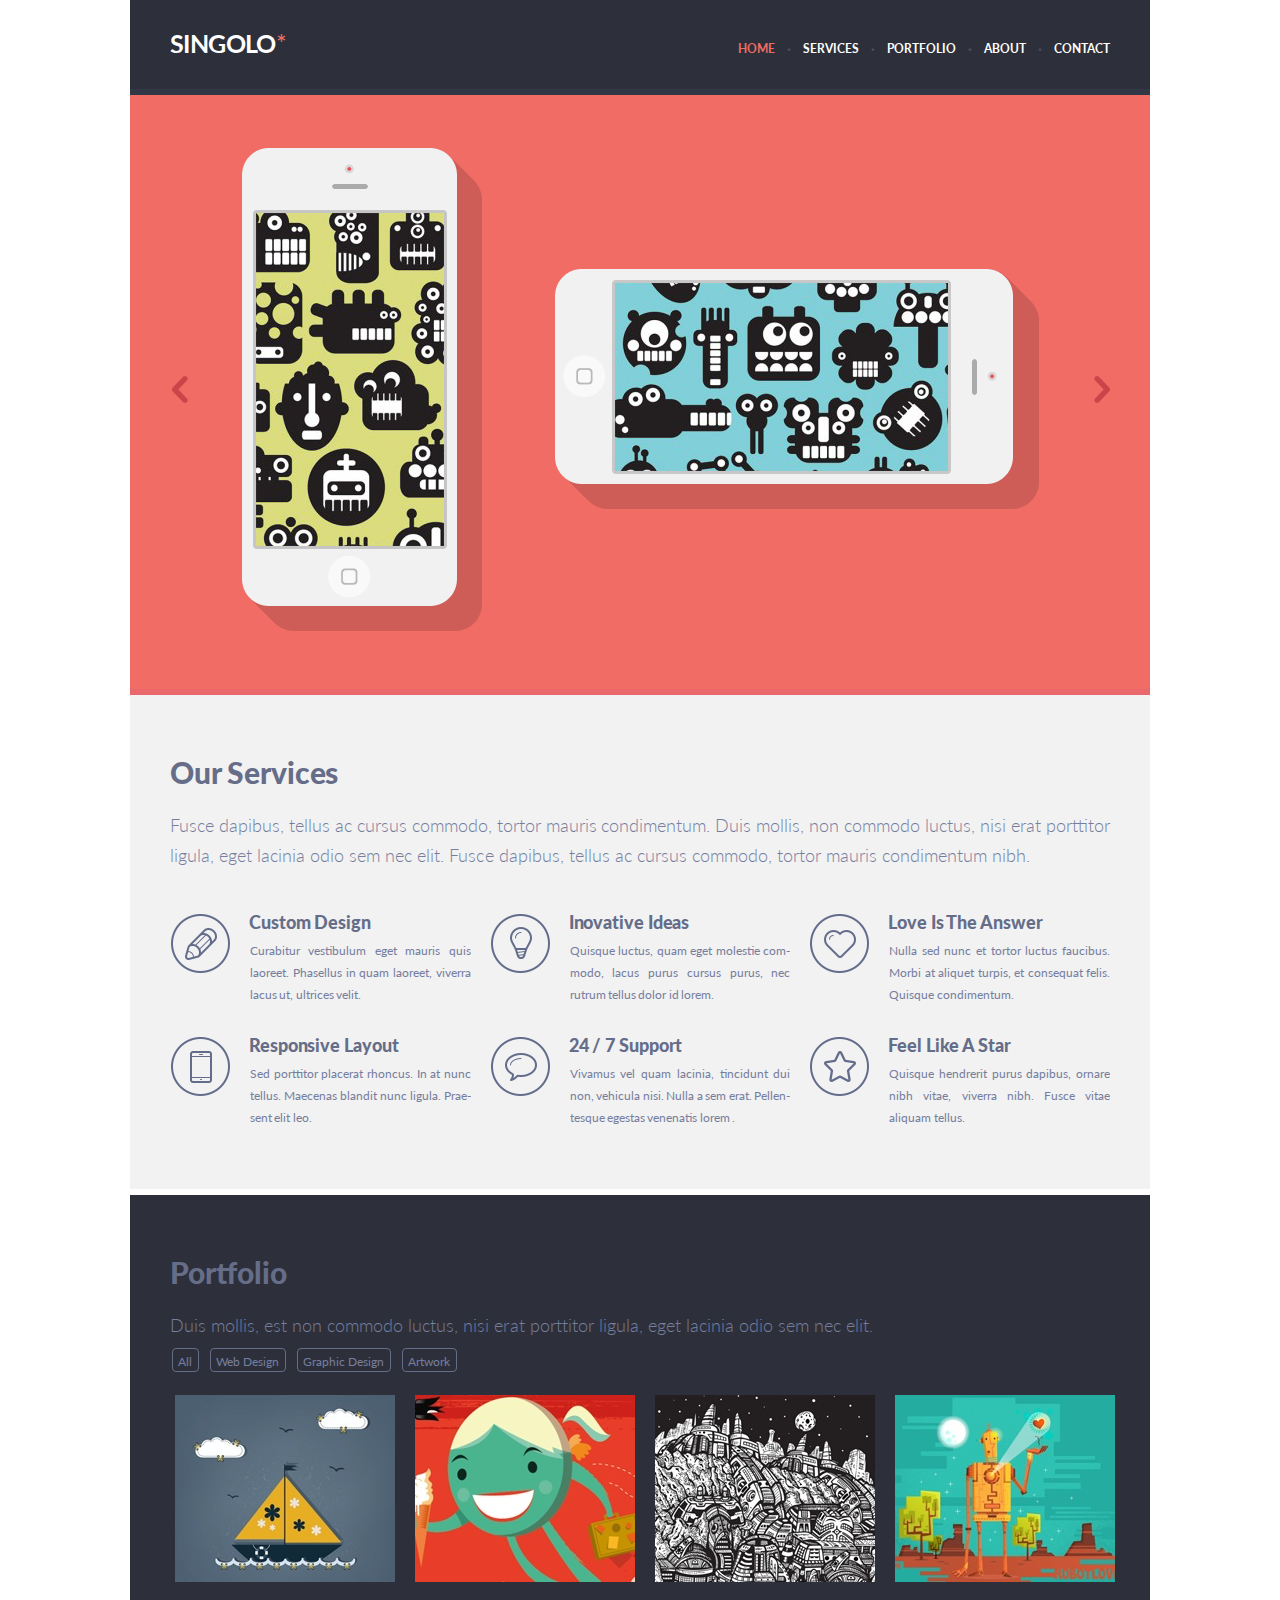
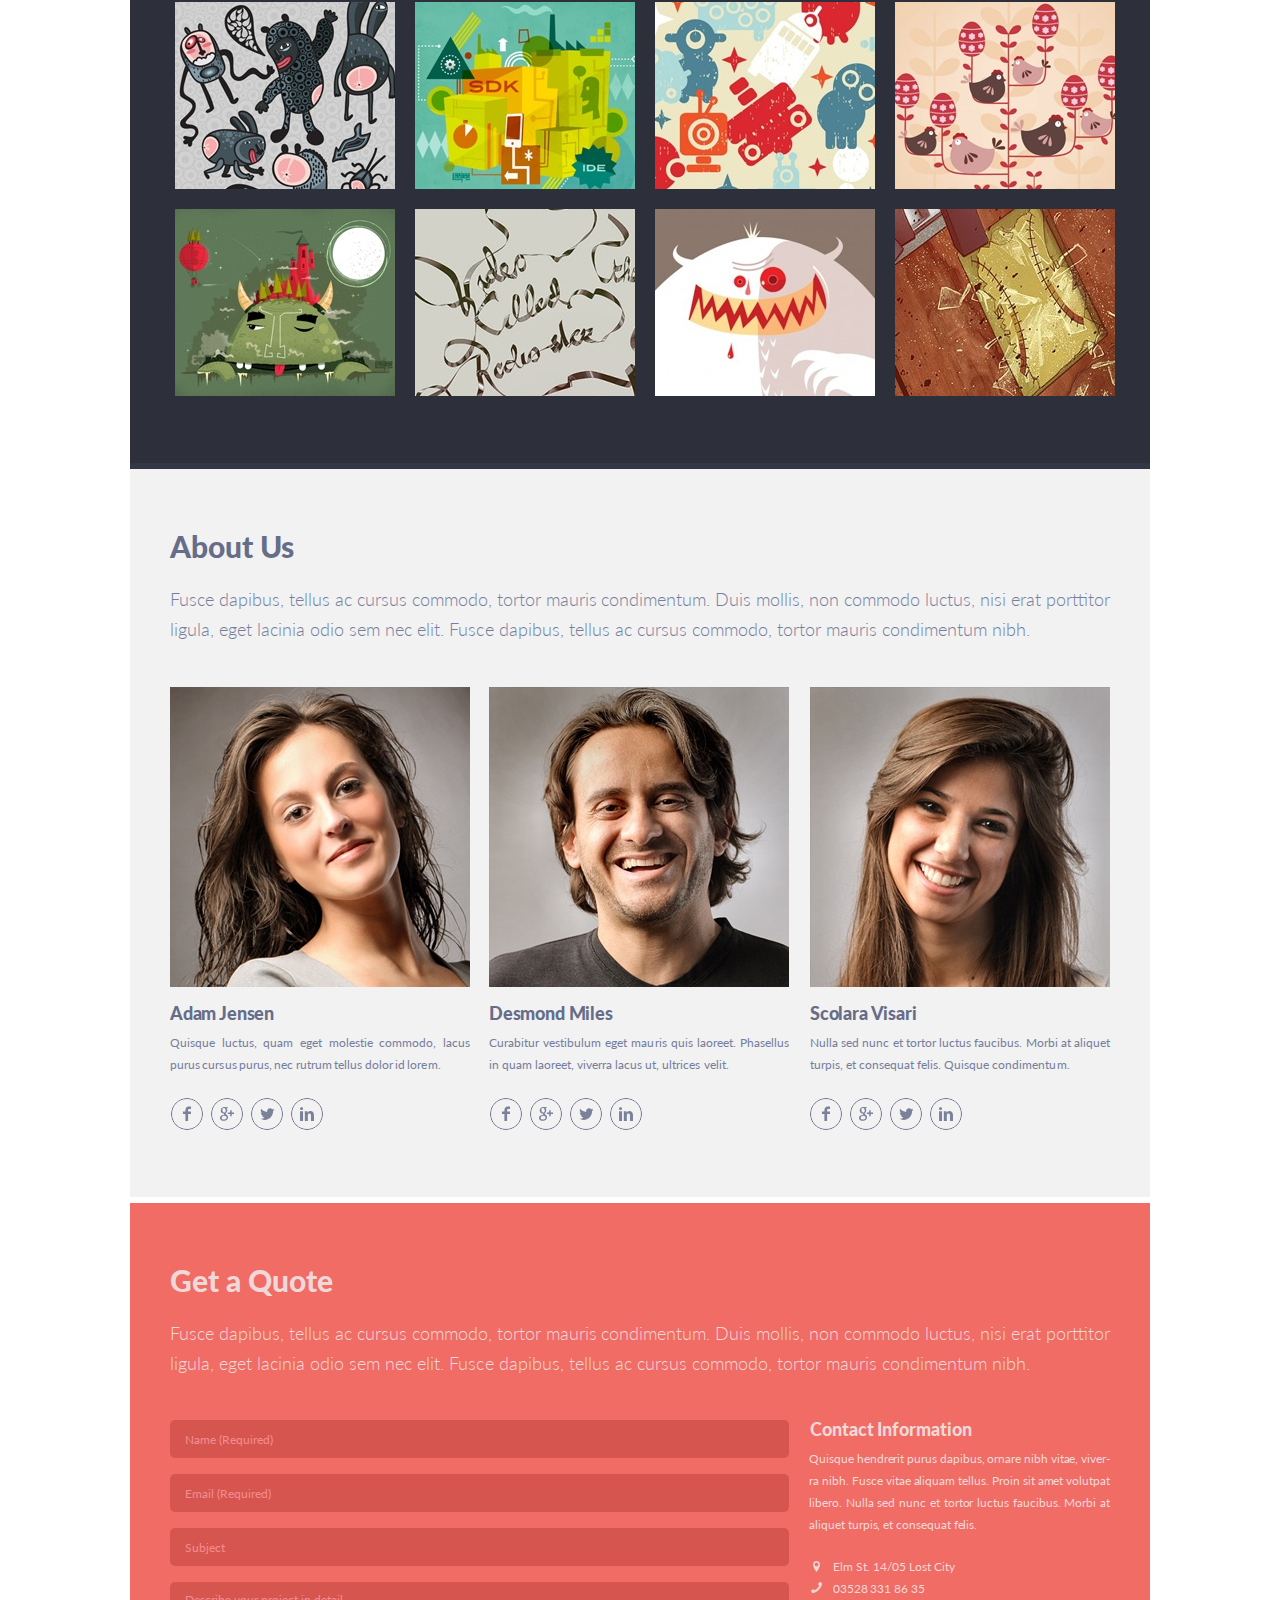
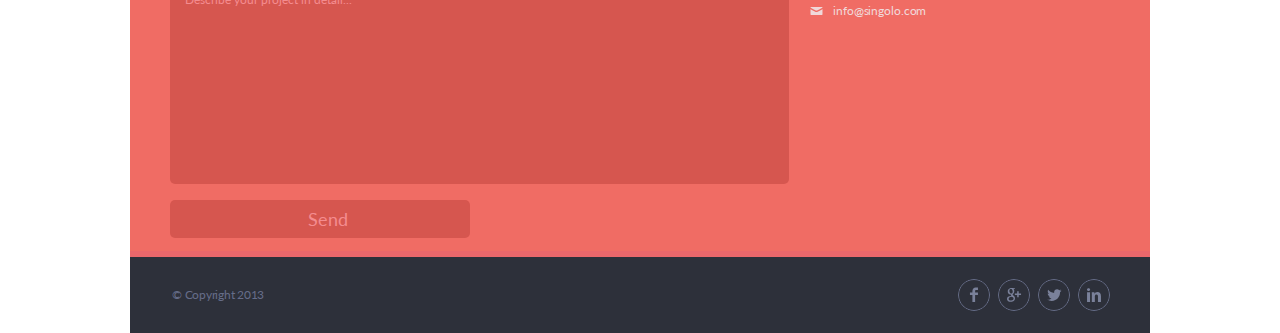
<file: index.html>
<!DOCTYPE html>
<html lang="en">
<head>
  <meta charset="UTF-8">
  <meta name="viewport" content="width=device-width, initial-scale=1.0">
  <meta name="discription" content="task Singolo">
  <meta name="author" content="Eduard Hovar">
  <link href="https://fonts.googleapis.com/css?family=Lato:300,400,700,900&display=swap" rel="stylesheet">
  <link rel="stylesheet" href="style.css">
  <link rel="shortcut icon" href="assets/img/favicon.png" type="image/png">
  <title>Singolo</title>
</head>

<body>
    <header>
      <div class="wrapper" id="home"> 
        <div class="header">
          <input type="checkbox" id="menu-toggle">
          <label class="menu-toggle" for="menu-toggle"></label>
          <div class="hidden" id="blur-block"></div>
          <div class="list">
             <span class="list__line"></span>
          </div>
          <h1 class="logo">SINGOLO</h1>        
          <nav class="header__navigation">
          <ul class="navigation">
            <li><a class="navigation__link active" href="#home">HOME</a></li>
            <li><a class="navigation__link" href="#services">SERVICES</a></li>
            <li><a class="navigation__link" href="#portfolio">PORTFOLIO</a></li>
            <li><a class="navigation__link" href="#about">ABOUT</a></li>
            <li><a class="navigation__link" href="#contact">CONTACT</a></li>
          </ul>
        </nav>
      </div>
     </div>   
    </header>
  <main>  
    <div class="wrapper">
      <div class="slider" id="slider">
       <a class="slider__arrow arrow_left" id="arrow_left" href="#"></a>
        <a class="slider__arrow arrow_right" id="arrow_right" href="#"></a>
        <div class="slider__slide slide_slide1">
          <img class="slide__phone-vertical" src="./assets/img/vertical-phone.png" alt="vertical-phone">
          <img class="slide__phone-horizontal" src="./assets/img/horizontal-phone.png" alt="horizontal-phone">
          <div class="slide__phone-area phone-area_vert" id="vert"></div>
          <div class="slide__phone-area phone-area_horz" id="horz"></div>
        </div>
        <div class="slider__slide slide_slide2">
          <img class="slide__phone-triple" src="./assets/img/slide2.png" alt="slide-2">
        </div>
      </div>
    </div>
    <div class="wrapper" id="services">     
      <div class="services">
        <section class="services-head">
          <h2 class="title_text">Our Services</h2>
          <p class="description_text">Fusce dapibus, tellus ac cursus commodo, tortor mauris condimentum. Duis mollis, non commodo luctus, 
            nisi erat porttitor <span>ligula, eget lacinia odio sem nec elit. Fusce dapibus, tellus ac cursus commodo, tortor mauris condimentum nibh.</span></p>
        </section>
        <div class="services-description">        
          <div class="service">
            <img class="service__image" src="./assets/icons/circle-pencil.png" alt="pencil">
            <h3>Custom Design</h3>
            <p>Curabitur vestibulum eget mauris quis laoreet. Phasellus in quam laoreet, viverra lacus ut, ultrices velit.</p>
          </div>
          <div class="service">
            <img class="service__image" src="./assets/icons/circle-lamp.png" alt="lamp">
            <h3>Inovative Ideas</h3>
            <p>Quisque luctus, quam eget molestie com&shy;modo, lacus purus cursus purus, nec rutrum tellus dolor id lorem.</p>
          </div>
          <div class="service">
            <img class="service__image" src="./assets/icons/circle-heart.png" alt="heart">
            <h3>Love Is The Answer</h3>
            <p>Nulla sed nunc et tortor luctus faucibus. Morbi at aliquet turpis, et consequat felis. Quisque condimentum.</p>
          </div>
          <div class="service">
            <img class="service__image" src="./assets/icons/circle-phone.png" alt="phone">
            <h3>Responsive Layout</h3>
            <p>Sed porttitor placerat rhoncus. In at nunc tellus. Maecenas blandit nunc ligula. Prae&shy;sent elit leo.</p>
          </div>
          <div class="service">
            <img class="service__image" src="./assets/icons/circle-chat.png" alt="chat">
            <h3>24 / 7 Support</h3>
            <p>Vivamus vel quam lacinia, tincidunt dui non, vehicula nisi. Nulla a sem erat. Pellen&shy;tesque egestas venenatis lorem .</p>
          </div>
          <div class="service">
            <img class="service__image" src="./assets/icons/circle-star.png" alt="star">
            <h3>Feel Like A Star</h3>
            <p>Quisque hendrerit purus dapibus, ornare nibh vitae, viverra nibh. Fusce vitae aliquam tellus.</p>
          </div>
        </div>
      </div>
    </div>
    <section class="portfolio">
      <div class="wrapper wrapper_portfolio" id="portfolio">
        <h2 class="portfolio__title title_text">Portfolio</h2>
        <p class="portfolio__description description_text">Duis mollis, est non commodo luctus, 
          nisi erat porttitor ligula, eget lacinia odio sem nec elit.</p>
        <div class="portfolio__navigation">
          <span class="portfolio__link" id="all">All</span>
          <span class="portfolio__link" id="web-design">Web Design</span>
          <span class="portfolio__link" id="graphic-design">Graphic Design</span>
          <span class="portfolio__link" id="artwork">Artwork</span>
        </div>
        <div class="layout-4-column">
          <img  class="portfolio__image" src="./assets/img/picture01.jpg" alt="picture">
          <img  class="portfolio__image" src="./assets/img/picture02.jpg" alt="picture">
          <img  class="portfolio__image" src="./assets/img/picture03.jpg" alt="picture">
          <img  class="portfolio__image" src="./assets/img/picture04.jpg" alt="picture">
          <img  class="portfolio__image" src="./assets/img/picture05.jpg" alt="picture">
          <img  class="portfolio__image" src="./assets/img/picture06.jpg" alt="picture">
          <img  class="portfolio__image" src="./assets/img/picture07.jpg" alt="picture">
          <img  class="portfolio__image" src="./assets/img/picture08.jpg" alt="picture">
          <img  class="portfolio__image" src="./assets/img/picture09.jpg" alt="picture">
          <img  class="portfolio__image" src="./assets/img/picture10.jpg" alt="picture">
          <img  class="portfolio__image" src="./assets/img/picture11.jpg" alt="picture">
          <img  class="portfolio__image" src="./assets/img/picture12.jpg" alt="picture">
        </div>
      </div>
    </section>
    <section class="about-us">
      <div class="wrapper wrapper_about-us" id="about">
        <h2 class="about-us__title title_text">About Us</h2>
        <p class="about-us__description description_text">Fusce dapibus, tellus ac cursus commodo, tortor mauris condimentum. Duis mollis, non 
          commodo luctus, nisi erat porttitor <span>ligula, eget lacinia odio sem nec elit. Fusce dapibus, tellus ac cursus 
          commodo, tortor mauris condimentum nibh.</span></p>
        <div class="layout-3-column">
          <div class="employee">
            <div class="employee__details">
              <img src="./assets/img/woman01.jpg" alt="Foto Adam Jensen">
              <h3 class="employee__name">Adam Jensen</h3>
              <p class="employee__text"><span>Quisque luctus, quam eget molestie commodo, lacus purus cursus purus, nec 
                rutrum tellus dolor id lorem.</span></p>
            </div>
            <div class="social">
              <span class="social__ico ico_facebook"></span>
              <span class="social__ico ico_google-plus"></span>
              <span class="social__ico ico_twitter"></span>
              <span class="social__ico ico_linkedin"></span>
            </div>
          </div>
          <div class="employee">
            <div class="employee__details">
              <img src="./assets/img/man02.jpg" alt="Foto Desmond Miles">
              <h3 class="employee__name">Desmond Miles</h3>
              <p class="employee__text">Curabitur vestibulum eget mauris quis laoreet. Phasellus in quam laoreet, 
                viverra lacus ut, ultrices velit.</p>
            </div>
            <div class="social">
              <span class="social__ico ico_facebook"></span>
              <span class="social__ico ico_google-plus"></span>
              <span class="social__ico ico_twitter"></span>
              <span class="social__ico ico_linkedin"></span>
            </div>
          </div>
          <div class="employee">
            <div class="employee__details">
              <img src="./assets/img/woman03.jpg" alt="Foto Scolara Visari">
              <h3 class="employee__name">Scolara Visari</h3>
              <p class="employee__text">Nulla sed nunc et tortor luctus faucibus. Morbi at aliquet turpis, et 
                consequat felis. Quisque condimentum.</p>
            </div>
            <div class="social">
              <span class="social__ico ico_facebook"></span>
              <span class="social__ico ico_google-plus"></span>
              <span class="social__ico ico_twitter"></span>
              <span class="social__ico ico_linkedin"></span>            
            </div>
          </div>
        </div>      
      </div>  
    </section> 
    <section class="feedback">
      <div class="wrapper wrapper_feedback" id="contact">
        <h2 class="feedback__title title_text">Get a Quote</h2>
        <p class="feedback__description description_text">Fusce dapibus, tellus ac cursus commodo, tortor mauris condimentum. Duis mollis, non commodo luctus, nisi erat porttitor 
          <span>ligula, eget lacinia odio sem nec elit. Fusce dapibus, tellus ac cursus commodo, tortor mauris condimentum nibh.</span></p>
        <div class="layout-2-column">
          <div class="feedback__form">
            <form id="feedback-form">
              <input class="feedback__input" type="text" id="name" name="name" placeholder="Name (Required)" maxlength="150" pattern="^[A-Za-zА-Яа-яЁё\-` ]+" required>
              <input class="feedback__input" type="email" id="email" name="email" placeholder="Email (Required)" pattern="^[\w\.]+@[a-zA-Z_]+?\.[a-zA-Z]{2,3}$" required>
              <input class="feedback__input" type="text" id="subject" name="subject" placeholder="Subject">
              <textarea class="feedback__input feedback__textarea" id="describe" name="describe" cols="30" rows="10" placeholder="Describe your project in detail..."></textarea>
              <button class="feedback__input feedback__submit" type="submit" id="send-btn">Send</button>
            </form>
          </div>        
          <div class="contact-information">
            <h3 class="contact-information__title">Contact Information</h3>
            <p class="contact-information__description contact-information_text"><span>Quisque hendrerit purus dapibus, ornare nibh vitae, viver&shy;
              ra nibh. Fusce vitae aliquam tellus. Proin sit amet volutpat libero. Nulla sed nunc et tortor luctus faucibus. Morbi at aliquet turpis, et consequat felis.</span></p>
            <span class="contact-information__link location__ico contact-information_text">Elm St. 14/05 Lost City</span>
            <a class="contact-information__link phone__ico contact-information_text" href="tel:+035283318635">03528 331 86 35</a>
            <a class="contact-information__link mail__ico contact-information_text" href="mailto:info@singolo.com">info@singolo.com</a>
          </div>
        </div>
      </div>
    </section>
  </main>
  <footer class="footer">
    <div class="wrapper wrapper_footer"> 
      <span class="footer__copyright">&copy; Copyright 2013</span>
      <div class="social footer__social">
        <span class="social__ico ico_facebook"></span>
        <span class="social__ico ico_google-plus"></span>
        <span class="social__ico ico_twitter"></span>
        <span class="social__ico ico_linkedin"></span>
      </div>
    </div>
  </footer>
  <div class="hidden" id="overlay-block">
    <div class="message" id="message">
      <p class="message__body">Email sent<br>
        <span id="message-subject">no subject</span><br>
        <span id="message-describe">No description</span>                
      </p>
      <button class="ok-btn" type="button" id="ok-btn">Ok</button>
    </div>            
  </div>
  <script src="./script.js"></script>
</body>
</html>
</file>
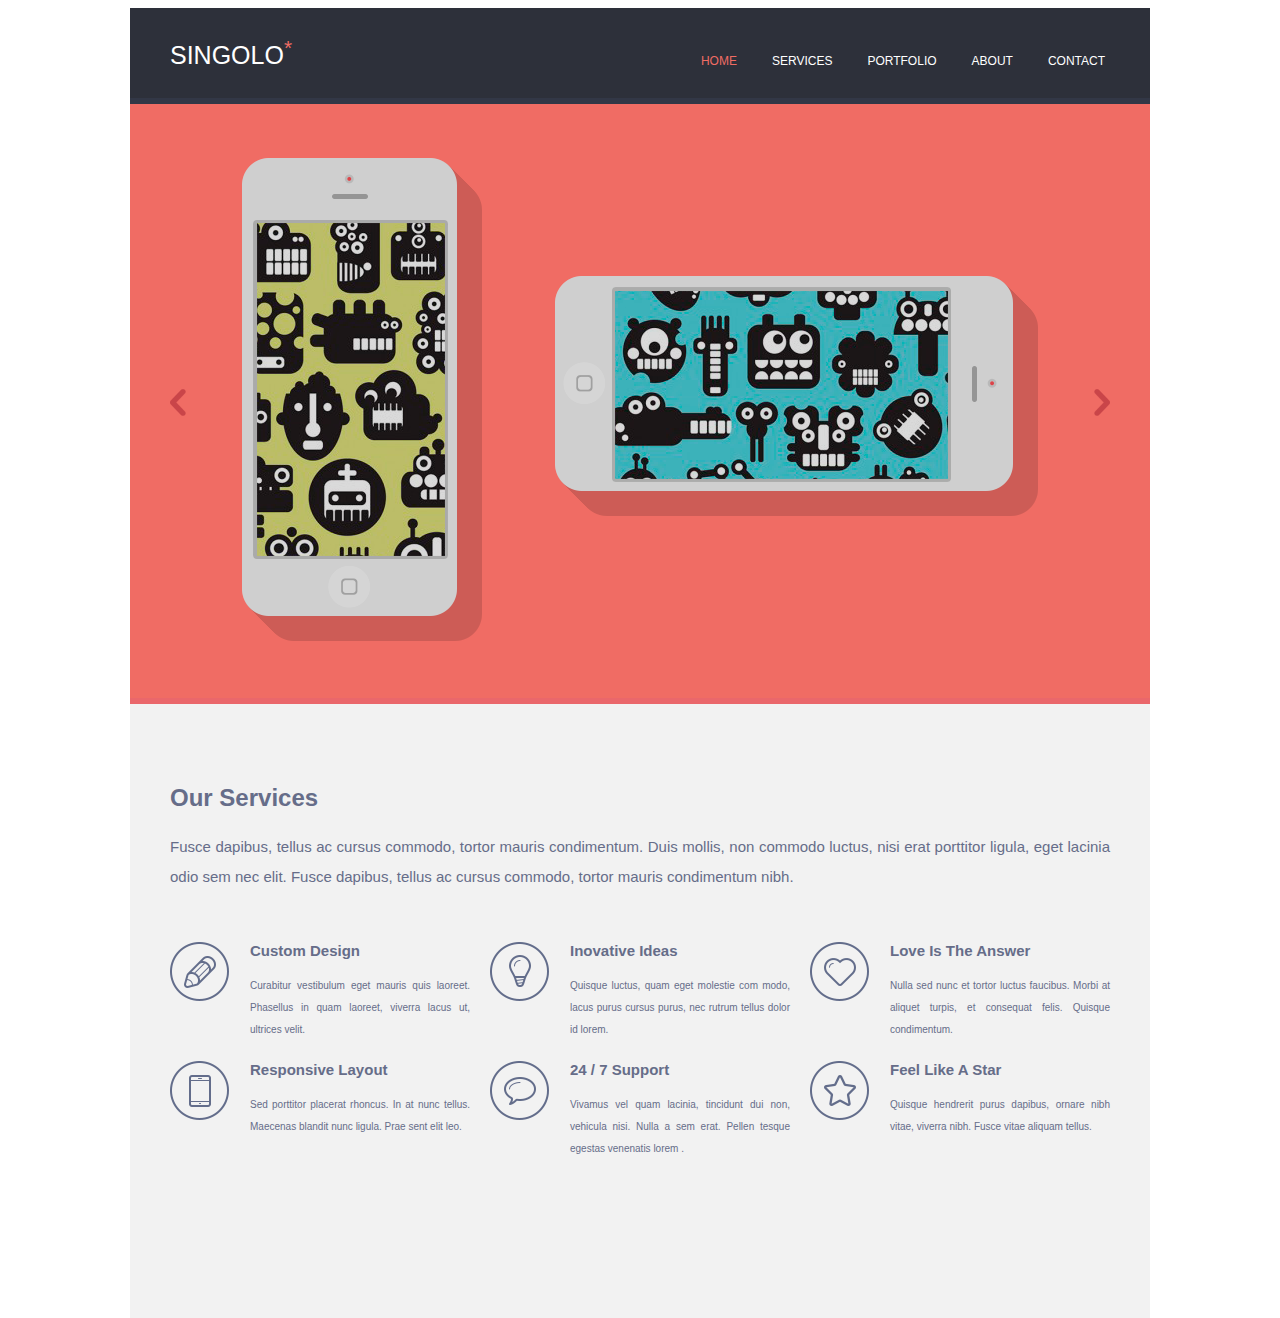
<file: singolo1.html>
<!DOCTYPE html>
<html lang="en">
    <head>
        <meta charset="UTF-8">
        <meta name="viewport" content="width=device-width, initial-scale=1.0">
        <title>Singolo1</title>
        <link href="https://fonts.googleapis.com/css?family=Lato:300,400,700,900&display=swap" rel="stylesheet">
        <link rel="stylesheet" href="singolo1.css">
    </head> 

    <body>
        <header class="header">
            <div class="wrapper">
                <div class="header-content">
                    <a><h1 class="logo">Singolo<sup>*</sup></h1></a>
                    <nav class="header-navigation">
                        <ul class="navigation">
                            <li><a href="#" class="active">Home</a></li>
                            <li><a href="#">Services</a></li>
                            <li><a href="#">Portfolio</a></li>
                            <li><a href="#">About</a></li>
                            <li><a href="#">Contact</a></li>
                        </ul>
                    </nav>
                </div>
                <div class="header-bottom"></div>
            </div>
        </header>

        <section class="slider">
            <div class="wrapper">
                <div class="slider-content">
                    <a class="slider-button-left"></a>
                    <div class="vertical-phone">
                        <img 
                        class="vertical-phone-base" 
                        src="assets/img/base-vertical-phone.png">
                        <img 
                        class="vertical-phone-screen" 
                        src="assets/img/screen-vertical-phone.png">
                        <img 
                        class="vertical-phone-shadow" 
                        src="assets/img/shadow-vertical-phone.png">
                    </div>
                    <div class="horizontal-phone">
                        <img 
                        class="horizontal-phone-base" 
                        src="assets/img/base-horizontal-phone.png">
                        <img 
                        class="horizontal-phone-screen" 
                        src="assets/img/screen-horizontal-phone.png">
                        <img 
                        class="horizontal-phone-shadow"
                        src="assets/img/shadow-horizontal-phone.png">
                    </div>
                    <a class="slider-button-right"></a>
                </div>
                <div class="slider-bottom"></div>
            </div>
        </section>

        <section class="our-services">
            <div class="wrapper">
                <div class="our-services__content">
                    <h2>Our Services</h2>
                    <p>Fusce dapibus, tellus ac cursus commodo, tortor mauris condimentum. Duis mollis, non commodo luctus, 
                        nisi erat porttitor ligula, eget lacinia odio sem nec elit. Fusce dapibus, tellus ac cursus commodo, 
                        tortor mauris condimentum nibh.</p>
                    <div class="services">
                        <div class="card">
                            <div class="card__icon"><img src="assets/icons/circle-pencil.png" alt="icon:circle-pencil"></div>
                            <div class="card__content">
                                <h3 class="card__title">Custom Design</h3>
                                <p class="card__description">Curabitur vestibulum eget mauris quis laoreet. 
                                    Phasellus in quam laoreet, viverra lacus ut, ultrices velit.</p>
                            </div>
                        </div>
                        <div class="card">
                            <div class="card__icon"><img src="assets/icons/circle-lamp.png" alt="icon:circle-lamp"></div>
                            <div class="card__content">
                                <h3 class="card__title">Inovative Ideas</h3>
                                <p class="card__description">Quisque luctus, quam eget molestie com&shy; 
                                    modo, lacus purus cursus purus, nec rutrum tellus dolor id lorem.</p>
                            </div>
                        </div>
                        <div class="card">
                            <div class="card__icon"><img src="assets/icons/circle-heart.png" alt="icon:circle-heart"></div>
                            <div class="card__content">
                                <h3 class="card__title">Love Is The Answer</h3>
                                <p class="card__description">Nulla sed nunc et tortor luctus faucibus. Morbi at aliquet turpis, 
                                    et consequat felis. Quisque condimentum.</p>
                            </div>
                        </div>
                        <div class="card">
                            <div class="card__icon"><img src="assets/icons/circle-phone.png" alt="icon:circle-phone"></div>
                            <div class="card__content">
                                <h3 class="card__title">Responsive Layout</h3>
                                <p class="card__description">Sed porttitor placerat rhoncus. In at nunc tellus. Maecenas blandit 
                                    nunc ligula. Prae&shy; sent elit leo.</p>
                            </div>
                        </div>
                        <div class="card">
                            <div class="card__icon"><img src="assets/icons/circle-chat.png" alt="icon:circle-chat"></div>
                            <div class="card__content">
                                <h3 class="card__title">24 / 7 Support</h3>
                                <p class="card__description">Vivamus vel quam lacinia, tincidunt dui non, vehicula nisi. 
                                    Nulla a sem erat. Pellen&shy; tesque egestas venenatis lorem .</p>
                            </div>
                        </div>
                        <div class="card">
                            <div class="card__icon"><img src="assets/icons/circle-star.png" alt="icon:circle-star"></div>
                            <div class="card__content">
                                <h3 class="card__title">Feel Like A Star</h3>
                                <p class="card__description">Quisque hendrerit purus dapibus, ornare nibh vitae, viverra nibh. 
                                    Fusce vitae aliquam tellus.</p>
                            </div>
                        </div>
                    </div>
                </div>
            </div>
        </section>
    </body>
</html>
</file>
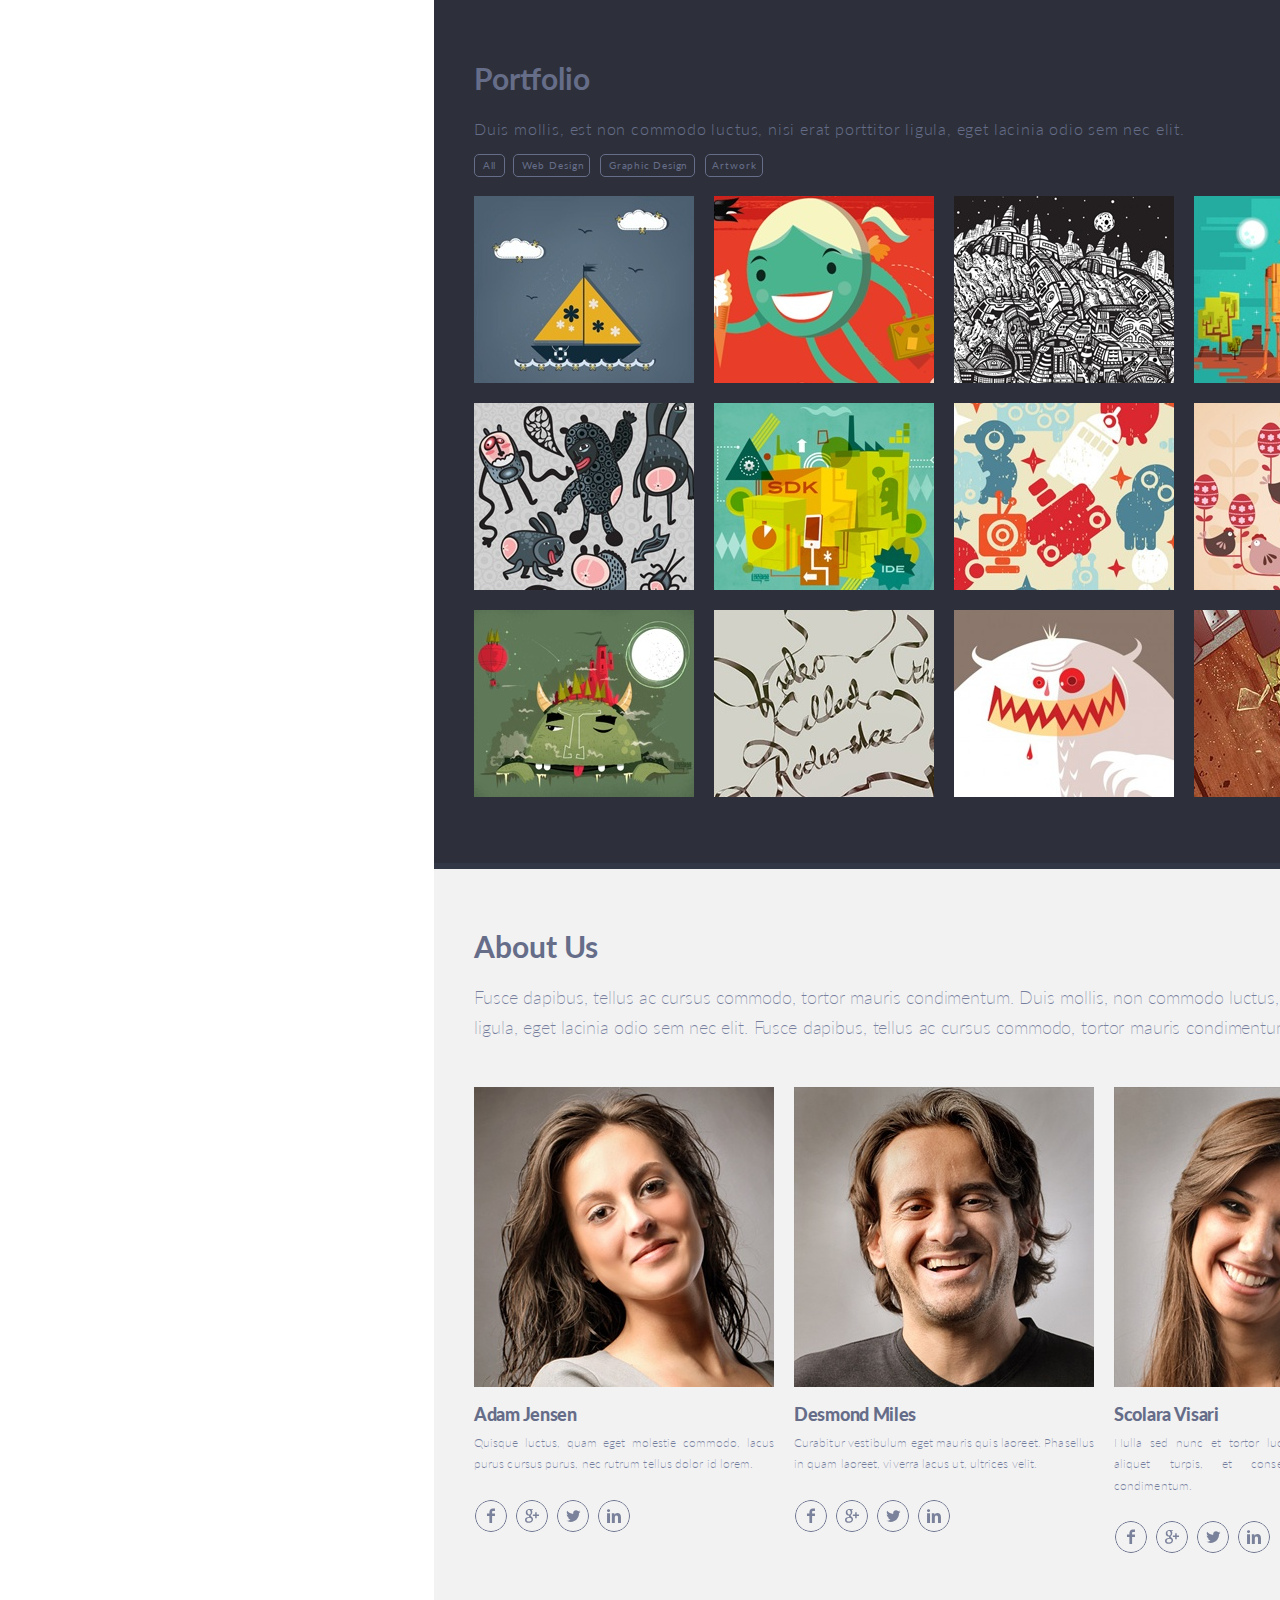
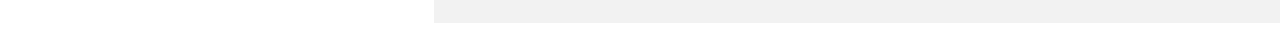
<file: singolo2.html>
<!DOCTYPE html>
<html lang="en">

<head>
  <meta charset="UTF-8">
  <meta name="viewport" content="width=device-width, initial-scale=1.0">
  <meta name="discription" content="task Singolo2">
  <meta name="author" content="Eduard Hovar">
  <title>Singolo2</title>
  <link href="https://fonts.googleapis.com/css?family=Lato:300,400,700,900&display=swap" rel="stylesheet">
  <link rel="stylesheet" href="singolo2.css">
</head>

<body>
  <section>
    <div class="portfolio">
      <div class="wrapper">
        <h2>Portfolio</h2>
        <p class="desc">Duis mollis, est non commodo luctus, nisi erat porttitor ligula, 
          eget lacinia odio sem nec elit.</p>
        <div class="nav flex">
          <button>All</button>
          <button>Web Design</button>
          <button>Graphic Design</button>
          <button>Artwork</button>
        </div>
        <div class="examples flex">
          <div class="example">
            <img src="./assets/img/picture01.jpg" alt="">
          </div>
          <div class="example">
            <img src="./assets/img/picture02.jpg" alt="">
          </div>
          <div class="example">
            <img src="./assets/img/picture03.jpg" alt="">
          </div>
          <div class="example">
            <img src="./assets/img/picture04.jpg" alt="">
          </div>
          <div class="example">
            <img src="./assets/img/picture05.jpg" alt="">
          </div>
          <div class="example">
            <img src="./assets/img/picture06.jpg" alt="">
          </div>
          <div class="example">
            <img src="./assets/img/picture07.jpg" alt="">
          </div>
          <div class="example">
            <img src="./assets/img/picture08.jpg" alt="">
          </div>
          <div class="example">
            <img src="./assets/img/picture09.jpg" alt="">
          </div>
          <div class="example">
            <img src="./assets/img/picture10.jpg" alt="">
          </div>
          <div class="example">
            <img src="./assets/img/picture11.jpg" alt="">
          </div>
          <div class="example">
            <img src="./assets/img/picture12.jpg" alt="">
          </div>
        </div>
      </div>
    </div>
  </section>
  <section>
    <div class="about-us">
      <div class="wrapper">
        <h2>About Us</h2>
        <p class="desc">Fusce dapibus, tellus ac cursus commodo, tortor mauris condimentum. Duis mollis, non
          commodo luctus, nisi erat porttitor <span>ligula, eget lacinia odio sem nec elit. Fusce dapibus, tellus ac cursus
          commodo, tortor mauris condimentum nibh.</span></p>
        <div class="people flex">
          <div class="authors">
            <img src="./assets/img/woman01.jpg" alt="Foto Adam Jensen">
            <div class="name">Adam Jensen</div>
            <p class="desc">Quisque luctus, quam eget molestie commodo, lacus purus cursus purus, nec
              rutrum tellus dolor id lorem.</p>
              <div class="social">
                <span class="social__ico ico_facebook"></span>
                <span class="social__ico ico_google-plus"></span>
                <span class="social__ico ico_twitter"></span>
                <span class="social__ico ico_linkedin"></span>
              </div>
          </div>
          <div class="authors">
            <img src="./assets/img/man02.jpg" alt="Foto Desmond Miles">
            <div class="name">Desmond Miles</div>
            <p class="desc">Curabitur vestibulum eget mauris quis laoreet. Phasellus in quam laoreet,
              viverra lacus ut, ultrices velit.</p>
              <div class="social">
                <div class="social">
                  <span class="social__ico ico_facebook"></span>
                  <span class="social__ico ico_google-plus"></span>
                  <span class="social__ico ico_twitter"></span>
                  <span class="social__ico ico_linkedin"></span>
                </div>
              </div>
          </div>
          <div class="authors">
            <img src="./assets/img/woman03.jpg" alt="Foto Scolara Visari">
            <div class="name">Scolara Visari</div>
            <p class="desc">Nulla sed nunc et tortor luctus faucibus. Morbi at aliquet turpis, et
              consequat felis. Quisque condimentum.</p>
              <div class="social">
                <div class="social">
                  <span class="social__ico ico_facebook"></span>
                  <span class="social__ico ico_google-plus"></span>
                  <span class="social__ico ico_twitter"></span>
                  <span class="social__ico ico_linkedin"></span>
                </div>
              </div>
          </div>
        </div>
      </div>
    </div>
  </section>
</body>

</html>
</file>
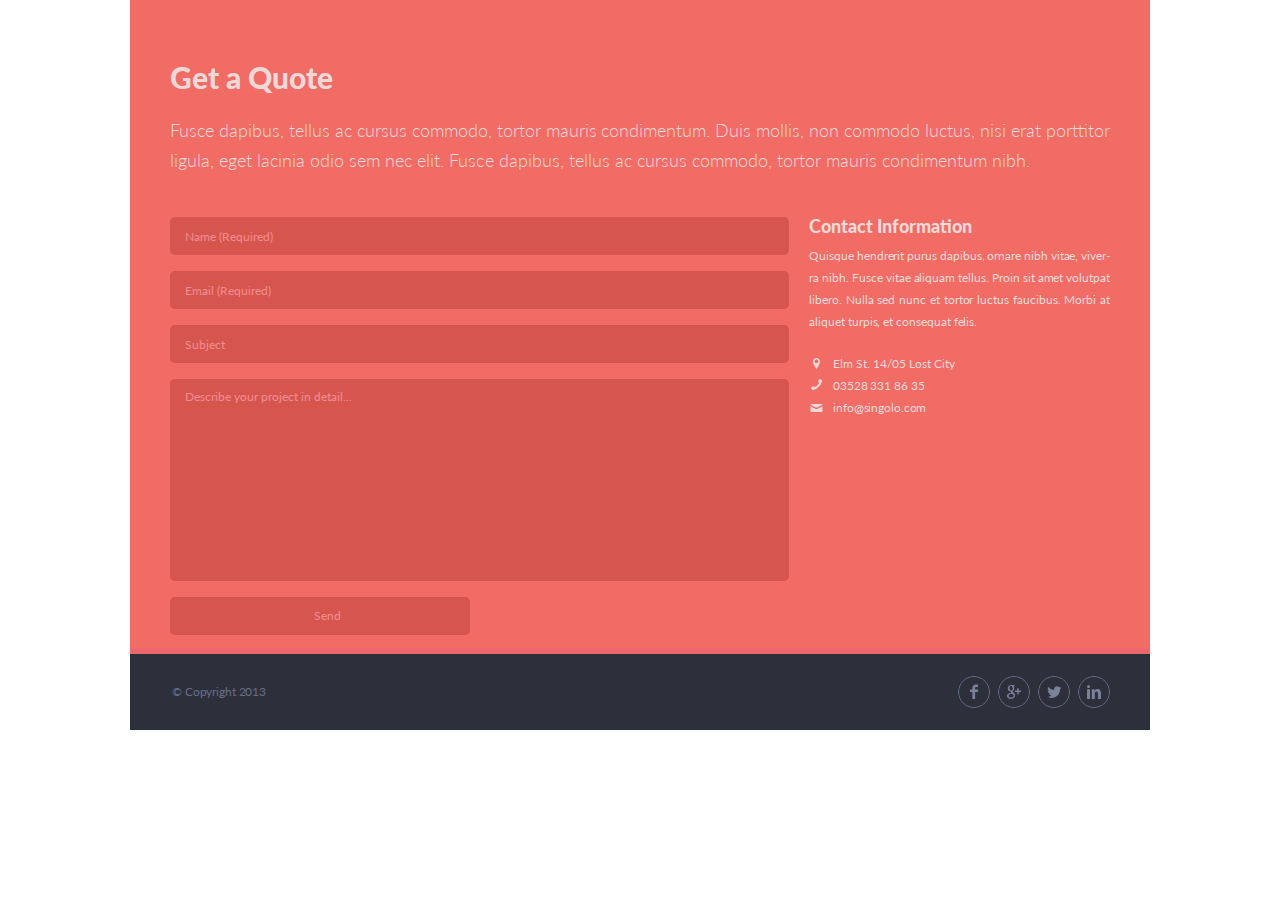
<file: singolo3.html>
<!DOCTYPE html>
<html lang="en">
<head>
  <meta charset="UTF-8">
  <meta name="viewport" content="width=device-width, initial-scale=1.0">
  <meta name="discription" content="task Singolo3">
  <meta name="author" content="Eduard Hovar">
  <title>Singolo3</title>
  <link href="https://fonts.googleapis.com/css?family=Lato:300,400,700,900&display=swap" rel="stylesheet">
  <link rel="stylesheet" href="singolo3.css">
</head>
<body>
  <section class="feedback">
    <div class="wrapper wrapper_feedback">
      <h2 class="feedback__title">Get a Quote</h2>
      <p class="feedback__description">Fusce dapibus, tellus ac cursus commodo, tortor mauris condimentum. Duis mollis, non commodo luctus, nisi erat porttitor <span>ligula, eget lacinia odio sem nec elit. Fusce dapibus, tellus ac cursus commodo, tortor mauris condimentum nibh.</span></p>
      <div class="layout-2-column">
        <div class="feedback__form">
          <form action="./singolo3.html" method="get">
            <input class="feedback__input" type="text" name="name" placeholder="Name (Required)" maxlength="150" required>
            <input class="feedback__input" type="email" name="email" placeholder="Email (Required)" pattern="^[\w\.]+@[a-zA-Z_]+?\.[a-zA-Z]{2,3}$" required>
            <input class="feedback__input" type="text" name="subject" placeholder="Subject">
            <textarea class="feedback__input feedback__textarea" name="describe" cols="30" rows="10" placeholder="Describe your project in detail..."></textarea>
            <button class="feedback__input feedback__submit" type="submit">Send</button>
          </form>
        </div>        
        <div class="contact-information">
          <h3 class="contact-information__title">Contact Information</h3>
          <p class="contact-information__description contact-information_text"><span>Quisque hendrerit purus dapibus, ornare nibh vitae, viver&shy;ra nibh. Fusce vitae aliquam tellus. Proin sit amet volutpat libero. Nulla sed nunc et tortor luctus faucibus. Morbi at aliquet turpis, et consequat felis.</span></p>
          <span class="contact-information__link location__ico contact-information_text">Elm St. 14/05 Lost City</span>
          <a class="contact-information__link phone__ico contact-information_text" href="tel:+035283318635">03528 331 86 35</a>
          <a class="contact-information__link mail__ico contact-information_text" href="mailto:info@singolo.com">info@singolo.com</a>
        </div>
      </div>
    </div>
  </section>
  <footer class="footer">
    <div class="wrapper wrapper_footer"> 
      <span class="footer__copyright">&copy; Copyright 2013</span>
      <div class="social footer__social">
        <span class="social__ico ico_facebook"></span>
        <span class="social__ico ico_google-plus"></span>
        <span class="social__ico ico_twitter"></span>
        <span class="social__ico ico_linkedin"></span>
      </div>
    </div>
  </footer>
 
</body>
</html>
</file>
<file: style.css>
html {
  scroll-behavior: smooth;
}

body {
  margin: 0;
  padding: 0;
}

.wrapper {
  max-width: 1020px;
  margin: 0 auto;
}

.list {
  display: none;
}

#menu-toggle {
  display: none;
  position: absolute;
}

.menu-toggle {
  position: absolute;
}

header {
  position: sticky;
  top: 0;
  z-index: 12;
  scroll-margin-top: 60px;
}

.header {
  height: 50px;
  display: flex;
  justify-content: space-between;
  align-items: baseline;
  padding: 23px 0 16px 40px;
  background-color: #2d303a;
  border-bottom: 6px solid #323746;
}

#blur-block {
  position: fixed;
  width: 100%;
  height: 100%;
  top: 0;
  left: 0;
  z-index: -1;
  overflow: auto;
  background-color: #2d303a9a;
}

#blur-block.hidden {
  display: none;
}

.logo {
  font-size: 25px;
  line-height: 7px;
  color: #ffffff;
  font-family: "Lato", "Helvetica", sans-serif;
  font-weight: 700;
  text-align: left;
  letter-spacing: -0.025em;
}

.logo::after {
  content: "*";
  font-size: 25px;
  color: #f06c64;
  font-family: "Lato", "Helvetica", sans-serif;
  font-weight: 400;
}

.navigation {
  margin: 0 40px;
}

.navigation li {
  position: relative;
  display: inline-block;
  padding-left: 24px;
}

.navigation li + li::before {
  position: absolute;
  bottom: 0;
  left: 7px;
  content: ".";
  font-size: 24px;
  color: #494e62;
}

.navigation__link {
  font-size: 12px;
  line-height: 6px;
  color: #ffffff;
  font-family: "Lato", "Helvetica", sans-serif;
  font-weight: 700;
  text-align: left;
  text-decoration: none;
}

.navigation__link:hover,
.active {
  color: #f06c64;
}

@media (max-width: 767px) {
  .header {
    height: 71px;
    position: relative;
    justify-content: left;
    align-items: center;
    padding: 0;
    border: none;
  }

  .header__navigation {
    position: fixed;
    top: 0;
    left: 0;
    transform: translate3d(-100%, 0, 0);
    width: 278px;
    height: 100%;
    background-color: #2d303a;
    transition: transform 300ms linear;
    overflow: auto;
  }

  #menu-toggle:checked ~ .header__navigation {   
    transform: none;
  }

  .navigation {
    display: block;
  }

  .navigation {
    margin: 232px 0 0;
  }
  
  .navigation li {    
    display: block;
    position: relative;
    padding-bottom: 27px;
  }
  
  .navigation li + li::before {
    display: none;
  }

  .navigation__link {
    font-size: 24px;
  }

  .menu-toggle {
    width: 25px;
    height: 20px;
    position: absolute;
    align-self: center;
    top: 34%; 
    left: 20px;  
    z-index: 13;
  }

  .list {
    display: block;
    position: relative;    
    width: 25px;
    height: 20px;
    left: 20px; 
    z-index: 3;
  }

  #menu-toggle:checked ~ .list {
    position: absolute;
    transform: rotate(90deg);    
    transition: 300ms linear;
  }

  #menu-toggle:checked ~ .menu-toggle {
    position: absolute;
    transform: rotate(90deg);    
    transition: 300ms linear;
  }
  
  #menu-toggle:checked ~ #blur-block.hidden {
    display: block;
  }

  .list__line {
    width: 100%;
    height: 3px;
    content: "";
    position: absolute;
    top: 7px;
    left: 0;
    background-color: #ffffff;
    border-radius: 25%;
  }

  .list__line::before, 
  .list__line::after {
    width: 100%;
    height: 3px;
    content: "";
    position: absolute;
    left: 0;
    background-color: #ffffff;
    border-radius: 25%;
  }

  .list__line::before {
    top: 8px;    
  }

  .list__line::after {
    bottom: 9px;
  }

  .logo {
    margin-left: 32.5vw;
    z-index: 4;
    font-size: 20px;
    transition: 300ms linear;

  }

  #menu-toggle:checked ~ .logo {
    margin-left: 71px;
    transition: 300ms linear;
  }
  
  .logo::after {
    font-size: 20px;
  }
}

.slider {
  position: relative;
  width: 100%;
  height: 600px;
  background-color: #f06c64;
  overflow: hidden;  
  user-select: none;
}

.slider__arrow {
  width: 16px;
  height: 27px;
  position: absolute;  
  top: calc(50% - 16px);
  z-index: 10;
}

.arrow_left {
  top: calc(50% - 19px);
  left: 42px;
  background-image: url(./assets/img/left.png);
}

.arrow_left:hover {
  transform: scale(1.3);
}

.arrow_right {
  top: calc(50% - 19px);
  right: 40px;
  background-image: url(./assets/img/right.png);
}

.arrow_right:hover { 
  transform: scale(1.3);
}

.slider__slide {
  position: absolute;
  width: 100%;
  height: calc(100% - 6px);
  top: 0;
}

.slide_slide1 {
  left: 0;
  transition: left 1s; 
  background-color: #f06c64;
  border-bottom: 6px solid #ea676b;  
}

.slide__phone-vertical {
  position: absolute;
  top: 53px;
  left: 112px;
}

.slide__phone-horizontal {
  position: absolute;
  top: 174px;
  left: 425px;
}

.phone-area_vert {  
  position: absolute;
  height: 458px;
  width: 216px;
  top: 53px;
  left: 112px;
  z-index: 2;
  border-radius: 29px;
}

.phone-area_horz {  
  position: absolute;
  height: 216px;
  width: 458px;
  top: 174px;
  left: 425px;
  z-index: 2;
  border-radius: 29px;
}

.screen-off-vert { 
  position: absolute; 
  height: 333px; 
  width: 190px; 
  top: 65px; 
  left: 13px;
  background-color: black;
}

.screen-off-horz { 
  position: absolute; 
  height: 190px; 
  width: 333px; 
  top: 14px; 
  left: 60px;
  background-color: black;
}

.slide_slide2 {
  left: 1020px;
  transition: left 1s; 
  background-color: #648BF0;
  border-bottom: 6px solid #5173cb;
}

.slide__phone-triple {
  position: absolute;
  top: calc((100% - 513px) * 0.5 );
  left: calc((100% - 516px) * 0.5 );
}

@media (max-width: 1019px) {
  .slider {
    height: 60vw;
  }
  .arrow_left {
    top: calc(50% - 1.3vw);
    left: 3.8vw;
  }

  .arrow_right {
    top: calc(50% - 1.3vw);
    right: 3.8vw;
  }

  .slide__phone-vertical {
    top: 6.5vw;
    left: 11vw;
    width: 23.5vw;
    height: 47.4vw;
   }

   .slide__phone-horizontal {
    top: 18.6vw;
    left: 41.5vw;
    width: 47.4vw;
    height: 23.5vw;
  }

  .phone-area_vert {  
    width: 21.3vw;
    height: 45.1vw;
    top: 6.4vw;
    left: 10.9vw;
    border-radius: 2.7vw;
  }
  
  .phone-area_horz {      
    width: 45.1vw;
    height: 21.1vw;
    top: 18.6vw;
    left: 41.5vw;
    border-radius: 2.7vw;
  }
  
  .screen-off-vert { 
    width: 18.6vw;
    height: 32.7vw;    
    top: 6.5vw;
    left: 1.4vw;
    background-color: black;
  }
  
  .screen-off-horz {     
    width: 32.7vw; 
    height: 18.6vw; 
    top: 1.3vw;
    left: 5.8vw;
    background-color: black;
  }

  .slide__phone-triple {
    width: 50.7vw;
    height: 50.4vw;
    top: calc(50% - 25.2vw );
    left: calc(50% - 25.35vw );
  }
 }

@media (max-width: 767px) {
  .slider {
    height: 59vw;
  }
  .arrow_left {
    top: calc(50% - 3.3vw);
    left: 2.5vw;
  }

  .arrow_left:hover {
    transform: scale(1.3);
  }

  .arrow_right {
    top: calc(50% - 3.3vw);
    right: 2.4vw;
  }

  .arrow_right:hover {
    transform: scale(1.3);
  }
}

#services {
  scroll-margin-top: 60px;
}

.services {
  max-width: 1020px;
  height: 494px;
  background-color: #f2f2f2;
  border-bottom: 6px solid #ffffff;
}

.services-head {
  margin: 0 40px 43px;
  padding-top: 43px;
}

.services-head h2 {
  font-size: 30px;
  line-height: 18px;
  color: #666d89;
  letter-spacing: -0.005em;
}

.title_text {
  font-family: "Lato", "Helvetica", sans-serif;
  font-weight: 900;
  text-align: left;
}

.services-head p {
  padding-top: 4px;
  font-size: 18px;
  line-height: 30px;
  color: #767e9e;
}

.description_text {
  font-family: "Lato", "Helvetica", sans-serif;
  font-weight: 300;
  text-align: justify;
  word-spacing: -0.08em;
}

.services-description {
  display: flex;
  flex-wrap: wrap;
  justify-content: space-between;
  margin: 0 40px;
}

.service {
  width: 32%;
  margin-bottom: 30px;
}

.service h3 {
  display: inline;
  padding-left: 19px;
  font-size: 18px;
  line-height: 18px;
  color: #666d89;
  font-family: "Lato", "Helvetica", sans-serif;
  font-weight: 900;
  text-align: left;
  letter-spacing: -0.005em;
}

.column:last-child h3 {
  padding-left: 20px;
}

.service__image {
  float: left;
  margin-top: 1px;
  margin-left: 1px;
}

.service p {
  height: 66px;
  margin: 7px 0 0 80px;
  font-size: 12px;
  line-height: 22px;
  color: #767e9e;
  font-family: "Lato", "Helvetica", sans-serif;
  font-weight: 400;
  text-align: justify;
  word-spacing: -0.05em;
  overflow: hidden;
}

.services-head span{
  word-spacing: 0.01px;
  letter-spacing: 0.01px;
}

@media (max-width: 1019px) {
  .services {
    height: auto;
  }

  .services-head {
    margin-bottom: 4.6vw;
    padding-top: 3vw;  
  }

  .services-description {
    margin: 0 53px 1.8vw 40px;
    padding: 0 20px 0 0px;
  }

  .service {
    width: 46%;
    margin-bottom:6.7vw;    
  }

  .service p {
    height: 8.7vw;
  }  
}

@media (max-width: 767px) {
  .services-head {
    margin: 0 30px 4.6vw;
  }

  .description_text {
    margin-bottom: 25px;
    text-align: unset;
    word-spacing: normal; 
  }

  .services-description {
    margin: 0 30px;
    padding: 0 10px 0 0px;
  }

  .service {
    width: 100%;
    margin-bottom:6.9vw;    
  }

  .service p {
    height: auto;
  } 
}

.wrapper_portfolio {
  padding-bottom: 62px;
  background-color: #2d303a;
  border-bottom: 6px solid #323746;
}

#portfolio {
  scroll-margin-top: 60px;
}

.portfolio__title {
  margin: 0;
  padding: 68px 0 0 40px;
  font-size: 30px;
  line-height: 18px;
  color: #666d89;
}

.portfolio__description {
  margin: 19px 0 10px 0;
  padding: 10px 0 0 40px;
  font-size: 18px;
  line-height: 30px;
  color: #767e9e;
  word-spacing: 0.01px;
  letter-spacing: 0.01px;
}

.portfolio__navigation {
  padding-left: 40px;
  user-select: none;
}

.portfolio__link {
  margin: 0 5px 0 2px;
  padding: 4.5px 6px 3px 5px;
  font-size: 12px;
  line-height: 22px;
  color: #767e9e;
  font-family: "Lato", "Helvetica", sans-serif;
  font-weight: 400;
  text-align: left;
  border: 1px solid #666d89;
  border-radius: 4px;
}

.portfolio__link:hover {
  cursor: pointer;
  color: #dedede;
  border: 1px solid #c5c5c5;
}

.layout-4-column {
  width: 950px;
  height: 611px;
  display: flex;
  margin: 18px 40px 0;
  flex-wrap: wrap;
  justify-content: space-between;
  align-content: space-between;
  overflow: hidden;
  box-sizing: border-box;
}

.portfolio__image {
  margin-bottom: 10px;
  border: 5px solid transparent;
}

@media (max-width: 1019px) {
  .wrapper_portfolio {
    padding-bottom: 55px;
  }

  .portfolio__description {
    padding: 10px 74px 0 40px;
  }
  
  .layout-4-column {
    width: calc(100vw - 59px);
    height: auto; 
    display: flex;
     margin: 18px 24px 0 28px; 
    flex-wrap: wrap;
  }
  
  .portfolio__image {
    width: 27%;
    height: 50%; 
    margin: 5px;
    flex: 1 0 20%;
  }
}

@media (max-width: 767px) {
  .wrapper_portfolio {
    padding-bottom: 8vw;
  }

  .portfolio__title {
    margin: 0;
    padding: 45px 0 0 30px;
  }

  .portfolio__navigation {
    padding-left: 30px;
  }

  .portfolio__description {
    padding-bottom: 5px;
  }

  .layout-4-column {
    width: calc(100vw - 47px);
    margin: 18px 23.5px 0 23.5px; 
  }

  .portfolio__image {
    margin: 1.5px;
    flex: 1 0 30%;
  }

  .portfolio__image:nth-child(n + 9) {
    display: none;
  }
}

#about {
  scroll-margin-top: 60px;
}

.wrapper_about-us {
  padding-bottom: 63px;
  background-color: #f2f2f2;
  border-bottom: 6px solid #ffffff;
}

.about-us__title {
  margin: 0;
  padding: 68px 0 0 40px;
  font-size: 30px;
  line-height: 18px;
  color: #666d89;
}

.about-us__description {
  padding: 11px 0 0 40px;
  width: 940px;
  height: 57px;
  font-size: 18px;
  line-height: 30px;
  color: #767e9e;
}

.description_text span{
  word-spacing: 0.01px;
  letter-spacing: 0.01px;
}

.layout-3-column {
  display: flex;
  justify-content: space-between;
  margin: 0 40px;
}

.employee {
  width: 300px;
  margin: 28px 2px 0 0;
}

.employee:last-child {
  margin: 28px 0 0 2px;
}

.employee__name {
  max-width: inherit;
  margin: 0;
  padding: 13px 1px 0 0;
  font-size: 18px;
  line-height: 18px;
  color: #666d89;
  font-family: "Lato", "Helvetica", sans-serif;
  font-weight: 900;
  text-align: left;
  letter-spacing: -0.01em;
  text-overflow: ellipsis;
  overflow: hidden;
  white-space: nowrap;
}

.employee__text {
  margin-top: 0;
  padding-top: 10px;
  font-size: 12px;
  line-height: 22px;
  color: #767e9e;
  font-family: "Lato", "Helvetica", sans-serif;
  font-weight: 400;
  text-align: justify;
  letter-spacing: -0.03em;
  word-spacing: 0.01px;
  letter-spacing: 0.01px;
}

.employee__text span{
  word-spacing: -0.7px;
  letter-spacing: 0.022px;
}

.feedback span{
  word-spacing: 0.01px;
  letter-spacing: 0.01px;
}

.contact-information_text span{
  word-spacing: -0.05px;
  letter-spacing: -0.05px;
}

.employee:last-child > .social {
  margin-left: -1px;
}

.social__ico {
  display: inline-block;
  width: 32px;
  height: 32px;
  margin: 10px 3px 0 1px;
  padding-right: 0;
  border-radius: 32px;
}

.social__ico:hover {
  cursor: pointer;
  box-shadow: 0 0 5px 1px #666d89;
}

.ico_facebook {
  background-image: url(./assets/icons/icon-f.svg);
}

.ico_google-plus {
  background-image: url(./assets/icons/icon-g+.svg);
}

.ico_twitter {
  background-image: url(./assets/icons/icon-tw.svg);
}

.ico_linkedin {
  background-image: url(./assets/icons/icon-in.svg);
}

@media (max-width: 1019px) {
  .wrapper_about-us {
    padding-bottom: 8.3vw;
  }

  .about-us__title {
    padding-top: 62px;
  }

  .about-us__description {
    padding: 11px 40px 0 40px;
    width: auto;
  }

  .employee {
    width: 32%;
    margin: 50px 2px 0 0;
  }

  .employee__details img {
    width: 100%;
    height: 100%;
  }

  .employee:last-child {
    margin: 50px 2px 0 0;
  } 

  .employee__name {
    padding-top: 1vw;
  }

  .employee__text {
    margin-bottom: 0.1vw;
    padding-top: 0.3vw;
  }
}

@media (max-width: 767px) {
  .wrapper_about-us {
    padding-bottom: 11.3vw;
  }

  .about-us__title {
    padding: 43px 0 0 30px;
  }

  .about-us__description {
    margin-bottom: 21px;
    padding: 11px 30px 0 30px;
    height: auto;
  }

  .layout-3-column {
    flex-wrap: wrap;
    margin: 0 30px;
  }

  .employee {
    width: 100%;
    margin: 0 0 31px;
  }

  .employee:last-child {
    margin: 0;
  } 

  .employee__name {
    padding-top: 3.8vw;
  }
}

.wrapper_feedback {
  scroll-margin-top: 60px;
  background-color: #f06c64;
  border-bottom: 6px solid #ea676b;
}

.feedback__title {
  margin: 0;
  padding: 68px 0 0 40px;
  font-size: 30px;
  line-height: 18px;
  color: #f0d8d9;
}

.feedback__description {
  margin: 19px 0 10px 0;
  padding: 10px 40px 0 40px;
  font-size: 18px;
  line-height: 30px;
  color: #f0d8d9;
}

.layout-2-column {
  display: flex;
  margin: 40px 40px 0;
  justify-content: space-between;
}

.feedback__form {
  width: 66%;
  margin-top: 2px;
}

.contact-information {
  width: 32%;
}

.feedback__input {
  display: block;
  width: calc(100% - 16px);
  margin-bottom: 16px;
  padding: 0 0 0 15px;
  height: 38px;
  font-size: 12px;
  line-height: 22px;
  color: #f48c8f;
  font-family: "Lato", "Helvetica", sans-serif;
  font-weight: 400;
  text-align: left;
  border: none;
  border-radius: 5px;
  background-color: #d6564f;
  outline: 0;
  outline-offset: 0;
}

.feedback__input::placeholder {
  color: #f48c8f;
}

.feedback__input:hover {
  transition: 0.8s;
  background-color: #be544d;
}

.feedback__input::-ms-input-placeholder {
  color: #f48c8f;
}

.feedback__textarea {
  height: 195px;
  padding-top: 7px;
  resize: none;
}

.feedback__submit {
  margin-bottom: 13px;
  font-size: 18px;
  text-align: center;
  cursor: pointer;
  width: calc(50% - 10px);
}

.feedback__submit:hover {
  cursor: pointer;
  box-shadow: 0 0 15px 4px #ffffff;
}

.contact-information__title {
  margin: 2px 0 0 1px;
  font-size: 18px;
  line-height: 18px;
  color: #f0d8d9;
  font-family: "Lato", "Helvetica", sans-serif;
  font-weight: 900;
  text-align: left;
  letter-spacing: -0.005em;
}

.contact-information__description {
  margin: 10px 0 20px 0;
}

.contact-information_text {
  font-size: 12px;
  line-height: 22px;
  color: #f0d8d9;
  font-family: "Lato", "Helvetica", sans-serif;
  font-weight: 400;
  text-align: justify;
  letter-spacing: -0.02em;
}

.contact-information__location {
  display: block;
}

.contact-information__link {
  display: block;
  margin: 0;
  padding: 0;
  text-decoration: none;
  letter-spacing: -0.01em;
}

.contact-information__link::before {
  display: inline-block;
  width: 13px;
  height: 11px;
  margin-right: 10px;
  margin-left: 1px;
  content: "";
  background-repeat: no-repeat;
  background-size: contain;
  background-position: bottom;
}

.location__ico::before {
  background-image: url("./assets/icons/position.svg");
  margin-bottom: -1px;
}

.phone__ico::before {
  background-image: url("./assets/icons/telephone.svg");
}

.mail__ico::before {
  background-image: url("./assets/icons/letter.svg");
}

@media (max-width: 1019px) {
  .layout-2-column {
    margin: 2.9vw 40px 0;
  }
  
  .feedback__title {
    padding: 8vw 0 0 40px;
  }

  .feedback__input {
    width: 55.5vw;
    margin-bottom: 1.5vw;
  }
  
  .feedback__textarea {
    height: 19.9vw;
  }

  .feedback__submit {
    width: 57.3vw;
    margin-bottom: 5.8vw
  }

  .contact-information_text { 
    margin: 0.4vw 0 1.1vw;
    letter-spacing: 0;
  }

  .contact-information__link {
    margin: 0 0 0.1vw;
  }
}

@media (max-width: 767px) {
  .feedback__title {
    padding: 12.7vw 0 0 30px;
  }

  .feedback__description {
      padding: 10px 30px 0 30px;
  }

  .layout-2-column {
    flex-wrap: wrap;
    margin: 5.2vw 30px 0;
  }

  .feedback__form {
    width: 100%;
    margin-top: 2px;
  }

  .contact-information {
    width: 100%;
  }

  .feedback__input {
    width: 80.1vw;
    margin-bottom: 3vw;
  }

  .feedback__textarea {
    height: 41vw;
  }

  .feedback__submit {
    width: 84.3vw;
    height: 14.4vw;
    margin-bottom: 7.8vw;
  }

  .contact-information_text {
    margin: 0.4vw 0 3.1vw;
  }

  .contact-information__link {
    margin: 0 0 0.7vw;
  }

  .wrapper_feedback {
    padding-bottom: 9vw;
  }
}

.wrapper_footer {
  display: flex;
  height: 76px;
  justify-content: space-between;
  align-items: center;
  background-color: #2d303a;
}

.footer__copyright {
  margin-left: 42px;
  font-size: 12px;
  line-height: 22px;
  color: #666d89;
  font-family: "Lato", "Helvetica", sans-serif;
  font-weight: 400;
  text-align: left;
  letter-spacing: -0.02em;
}

.footer__social {
  margin-bottom: 6px;
  margin-right: 37px;
}

.social__ico {
  display: inline-block;
  width: 32px;
  height: 32px;
  margin: 10px 3px 0 1px;
  padding-right: 0;
  border-radius: 32px;
}

.social__ico:hover {
  cursor: pointer;
  box-shadow: 0 0 10px 4px #d6564f;
}

@media (max-width: 767px) {
  .wrapper_footer {
    justify-content: center;
  }

  .footer__copyright {
    display: none;
  }

  .footer__social {
    margin: 0;
  }
}

@media (max-width: 374px) {
  .portfolio__navigation {
    display: flex;
    flex-wrap: wrap;
    padding-right: 30px;
  }

  .portfolio__link {
    margin-top: 10px;
  }
}

.contact-information__link:hover {
  color: #2d303a;
  text-decoration: underline;
}

.image_selected {
  border: 5px solid #f06c64;
}

#overlay-block {
  position: fixed;
  width: 100%;
  height: 100%;
  top: 0;
  left: 0;
  z-index: 13;
  overflow: auto;
  background-color: #f8f2f22f;
}

#overlay-block.hidden {
  display: none;
}

#message {
  position: fixed;
  min-width: 20vw;
  min-height: 20vh;
  max-height: 90vh;
  top: 50%;
  left: 50%;
  padding: 10px 20px;
  transform: translate(-50%, -50%);
  font-size: 18px;
  line-height: 22px;
  color: #f0d8d9;
  font-family: "Lato", "Helvetica", sans-serif;
  font-weight: 400;
  text-align: center;
  background-color: #d6564f;  
  border: 2px solid #f0d8d9;
  border-radius: 5px;
}

.ok-btn {
  width: 50px;
  height: 38px;
  margin-bottom: 10px;
  font-size: 12px;
  line-height: 22px;
  cursor: pointer;
  color: #f48c8f;
  font-family: "Lato", "Helvetica", sans-serif;
  font-weight: 400;
  text-align: center;
  border: none;
  border-radius: 5px;
  background-color: #6d302d;
  outline: 0;
  outline-offset: 0;
}

.message__body {
  max-width: 1000px;
  max-height: 70vh;
  overflow: hidden;
  text-overflow: ellipsis;
}
</file>
<file: singolo1.css>
a {
    text-decoration: none;
    color: #ffffff;
    letter-spacing:normal;
}

.wrapper {
    width: 1020px;
    margin: 0 auto;
}

/*====== header ======*/

.header-bottom {
    width: 100%;
    height: 6px;
    background-color: #323746;
}

.logo {
    margin: 0;
    padding: 0;
    font-weight:normal;
    font-size: 25px;
    color: #ffffff;
    text-transform: uppercase;
}

.logo sup {
    color: #f06c64;
}

.navigation {
    display: flex;
    flex-wrap: wrap;
    list-style: none;
    padding-top:15px;
}

.active {
    color: #f06c64 !important;
}

.header-content {
    padding-right:10px;
    padding-left:40px;
    height: 90px;
    display: flex;
    flex-wrap: wrap;
    align-items: center;
    justify-content: space-between;
    background-color: #2d303a;
    font-family: 'Lato-Bold', Verdana, sans-serif;
    src: url(assets/fonts/Lato-Bold.ttf);
}

.header-navigation {
    font-size: 12px;
    padding-left:40px;
    letter-spacing: 0.3em;
    text-transform: uppercase;
}

.header-navigation li {
    margin-right: 35px;

}

/*===== slider =======*/

.slider-content {
    position: relative;
    background-color: #f06c64;
    width: 100%;
    height: 594px;
}
/*vertical-phone*/

.vertical-phone {
    position: absolute;
    left: 112px;
    top: 54px;
}
.vertical-phone-base {
    position: absolute;
}

.vertical-phone-screen {
    position: absolute;
    top: 62px;
    left: 12px;
}

.vertical-phone-shadow {
    position: absolute;
}

/*horizontal-phone*/

.horizontal-phone {
    position: relative;
    left: 425px;
    top: 172px;
}

.horizontal-phone-base {
    position: absolute;
}
.horizontal-phone-screen {
    position: absolute;
    top: 12px;
    left: 57px;
}
.horizontal-phone-shadow {
    position: absolute;
}
.slider-bottom {
    width: 100%;
    height: 6px;
    background-color: #ea676b;
}

.slider-button-left {
    position: absolute;
    left: 40px;
    top: 285px;
    background-image: url("assets/img/left.png");
    display: block;
    width: 16px;
    height: 27px;
    cursor: pointer;
}

.slider-button-right {
    position: absolute;
    right: 40px;
    top: 285px;
    background-image: url("assets/img/right.png");
    display: block;
    width: 16px;
    height: 27px;
    cursor: pointer;
}

/*===== our services =====*/
.our-services{
    height: 494px;
}

.our-services__content {
    position: relative;
    background-color: #f2f2f2;
    padding: 60px 40px;
    height: 494px;
}

.our-services__content {
    color: #666d89;
}

.our-services__content h2 {
    font-family: 'Lato Black', Verdana, sans-serif;
    font-size: 24px;
    line-height: 28px;
}

.our-services__content > p {
    font-family: 'Lato Light', Verdana, sans-serif;
    text-align: justify;
    font-size: 15px;
    line-height: 30px;
}

.services {
    width: 100%;
    display: flex;
    flex-wrap: wrap;
    justify-content: space-between;
    margin: 40px 0;

}

.card {
    width: 300px;
    display: flex;
    flex-wrap: wrap;
    margin: 10px 0;
}

.card__icon {
    width: 60px;
    height: auto;
    display: flex;
    align-items: flex-start;
}
.card__content {
    width: 220px;
    margin-left: 20px;
}

.card__title {
    margin: 0 0 15px 0;
    font-family: 'Lato Black', Verdana, sans-serif;
    font-size: 15px;
    line-height: 18px;
}

.card__description {
    margin: 0;
    font-family: 'Lato Regular', Verdana, sans-serif;
    font-size: 10px;
    line-height: 22px;
    text-align: justify;
}
</file>
<file: singolo2.css>
* {
    margin: 0;
    padding: 0;
    box-sizing: border-box;
  }
  
  body {
    font-family: 'Lato', sans-serif;
    width: 1020px;
    margin-left: 434px;
  }
  
  ol,
  ul,
  li {
    list-style-type: none;
  }
  
  .flex {
    display: flex;
  }
  
  .wrapper {
    width: 940px;
    margin: 0 auto;
  }
  
  .portfolio {
    background-color: #2d303a;
    border-bottom: 6px solid #323746;
    color: #666d89;
  }
  
  .portfolio h2{
    padding-top: 60px;
    font-size: 30px;
  }
  
  .portfolio .desc {
    font-weight: 300;
    margin-top: 23px;
    font-size: 16px;
    letter-spacing: 0.81px;
  }
  
  .portfolio .nav{
    margin-top: 16px;
    margin-bottom: 19px;
  }
  
  .portfolio button{
    font-family: 'Lato', sans-serif;
    font-size: 10px;
    letter-spacing: 0.5px;
    background-color: transparent;
    border: 1px solid #666d89;
    color: #666d89;
    border-radius: 5px;
    margin-right: 10px;
    padding: 4.3px 8px;
  }
  
  .portfolio button:hover{
    cursor: pointer;
    border: 1px solid #ffffff;
    color: #ffffff;
  }

  .portfolio button:nth-child(2){
    margin-left: -2px;
    padding-right: 4px;
    letter-spacing: 1.05px;
  }
  
  .portfolio button:nth-child(3){
    letter-spacing: 0.8px;
    padding-right: 6px;
  }
  
  .portfolio button:nth-child(4){
    padding-left: 6px;
    padding-right: 5px;
    letter-spacing: 1px;
  }
  
  .examples{
    flex-wrap:wrap;
    margin-bottom: 46px;
  }
  .example{
    margin-right: 20px;
    margin-bottom: 2px;
    padding-bottom: 15px;
  }
  
  .example:nth-child(4n){
    margin-right: 0px;
  }
  .example:nth-child(n+13){
    display:none;
  }
  
  .about-us{
    background-color: #f2f2f2;
    border-bottom: 6px solid #ffffff;
    color: #666d89;
    font-size: 20px;
    padding-bottom: 66px;
  }
  
  .about-us h2 {
    padding-top: 59px;
    font-weight: bold;
    margin-bottom: 18px;
  }
  
  .about-us p{
    color: #767e9e;
    font-weight: 200;
    text-align: justify;
    text-align-last: left;
    letter-spacing: -0.04px;
    font-size: 18px;
    line-height: 1.7;
    margin-bottom: 44px;
  }
  
  .about-us p span {
    word-spacing: 0.3px;
  }
  .people{
    justify-content: space-between;
  
  }
  
  .authors{
    margin-right: 20px;
  }
  .authors .name{
    margin-top: 15px;
    font-size: 18px;
    line-height: 17.86px;
    font-weight: 900;
    letter-spacing: -0.3px;
  }
  
  .authors .desc{
    margin-top: 8.2px;
    font-size: 12px;
    line-height: 21.46px;
    text-align: justify;
    letter-spacing: 0.08px;
    margin-bottom: 15px;
  }
  
  .authors a{
    width: 32px;
    height: 31px;
    border: 1px solid #666d89;
    -moz-border: 3px solid #666d89;
    border-radius: 50%;
    margin-top: -18px;
    margin-right: 8px;
    padding-left: 8px;
    padding-top: 2px;
  }
  
  .authors a svg{
    fill: #666D89;
  }
  
  .social__ico {
    display: inline-block;
    width: 32px;
    height: 32px;
    margin: 10px 3px 0 1px;
    padding-right: 0px;
    border-radius: 32px;
  }

  .social__ico:hover {
    cursor: pointer;
    box-shadow: 0 0 5px 1px #666d89;
  }

  .ico_facebook {
    background-image: url(./assets/icons/icon-f.svg);
  }
  
  .ico_google-plus {
    background-image: url(./assets/icons/icon-g+.svg);
  }
  
  .ico_twitter {
    background-image: url(./assets/icons/icon-tw.svg);
  }
  
  .ico_linkedin {
    background-image: url(./assets/icons/icon-in.svg);
  }
</file>
<file: singolo3.css>
body {
  margin: 0;
  padding: 0;
}

.wrapper {
  max-width: 1020px;
  margin: 0 auto;
}

.wrapper_feedback {
  background-color: #f06c64;
  border-bottom: 6px solid #ea676b;
}

.feedback__title {
  margin: 0;
  padding: 68px 0 0 40px;
  font-size: 30px;
  line-height: 18px;
  color: #f0d8d9;
  font-family: "Lato";
  font-weight: 900;
  text-align: left;
}

.feedback__description {
  margin: 19px 0 10px 0;
  padding: 10px 40px 0 40px;
  font-size: 18px;
  line-height: 30px;
  color: #f0d8d9;
  font-family: "Lato";
  font-weight: 300;
  text-align: justify;
  word-spacing: -0.02em;
}

.layout-2-column {
  display: flex;
  margin: 40px 40px 0;
  justify-content: space-between;
}

.feedback__form {
  width: 66%;
  margin-top: 2px;
}

.contact-information {
  width: 32%;
}

.feedback span{
  word-spacing:0.01px;
  letter-spacing: 0.01px;
  }

.feedback__input {
  display: block;
  width: calc(100% - 16px);
  margin-bottom: 16px;
  padding: 0 0 0 15px;
  height: 38px;
  font-size: 12px;
  line-height: 22px;
  color: #f48c8f;
  font-family: "Lato";
  font-weight: 400;
  text-align: left;
  border: none;
  border-radius: 5px;
  background-color: #d6564f;
}

.feedback__input::placeholder {
  color: #f48c8f;
}

.feedback__input:hover {
  transition: 0.8s;
  background-color: #be544d;
}

.feedback__input::-ms-input-placeholder {
  color: #f48c8f;
}

.feedback__textarea {
  height: 195px;
  padding-top: 7px;
  resize: none;
}

.feedback__submit {
  margin-bottom: 13px;
  text-align: center;
  cursor: pointer;
  width: calc(50% - 10px);
 
}


.contact-information__title {
  margin: 2px 0 0 0;
  font-size: 18px;
  line-height: 18px;
  color: #f0d8d9;
  font-family: "Lato";
  font-weight: 900;
  text-align: left;
}

.contact-information__description {
  margin: 10px 0 20px 0;
}

.contact-information_text {
  font-size: 12px;
  line-height: 22px;
  color: #f0d8d9;
  font-family: "Lato";
  font-weight: 400;
  text-align: justify;
}

.contact-information__description span{
  word-spacing: -0.05px;
  letter-spacing: -0.05px;
  }

.contact-information__location {
  display: block;
}

.contact-information__link {
  display: block;
  margin: 0;
  padding: 0;
  text-decoration: none;
  letter-spacing: -0.01em;
}

.contact-information__link::before {
  display: inline-block;
  width: 13px;
  height: 11px;
  margin-right: 10px;
  margin-left: 1px;
  content: "";
  background-repeat: no-repeat;
  background-size: contain;
  background-position: bottom;
}

.location__ico::before {
  background-image: url("./assets/icons/position.svg");
  margin-bottom: -1px;
}

.phone__ico::before {
  background-image: url("./assets/icons/telephone.svg");
}

.mail__ico::before {
  background-image: url("./assets/icons/letter.svg");
}

.wrapper_footer {
  display: flex;
  height: 76px;
  justify-content: space-between;
  align-items: center;
  background-color: #2d303a;
}

.footer__copyright {
  margin-left: 42px;
  font-size: 12px;
  line-height: 22px;
  color: #666d89;
  font-family: "Lato";
  font-weight: 400;
  text-align: left;
  letter-spacing: -0.01em;
}

.footer__social {
  margin-bottom: 7px;
  margin-right: 37px;
}

.social__ico {
  display: inline-block;
  width: 32px;
  height: 32px;
  margin: 10px 3px 0 1px;
  padding-right: 0px;
  border-radius: 32px;
}

.social__ico:hover {
  cursor: pointer;
  box-shadow: 0 0 10px 3px #ffffff;
}

.feedback__submit:hover {
  cursor: pointer;
  box-shadow: 0 0 15px 4px #ffffff;
}

.contact-information__link:hover {
  color: #2d303a;
  text-decoration: underline;
}

.ico_facebook {
  background-image: url(./assets/icons/icon-f.svg);
}

.ico_google-plus {
  background-image: url(./assets/icons/icon-g+.svg);
}

.ico_twitter {
  background-image: url(./assets/icons/icon-tw.svg);
}

.ico_linkedin {
  background-image: url(./assets/icons/icon-in.svg);
}
</file>
